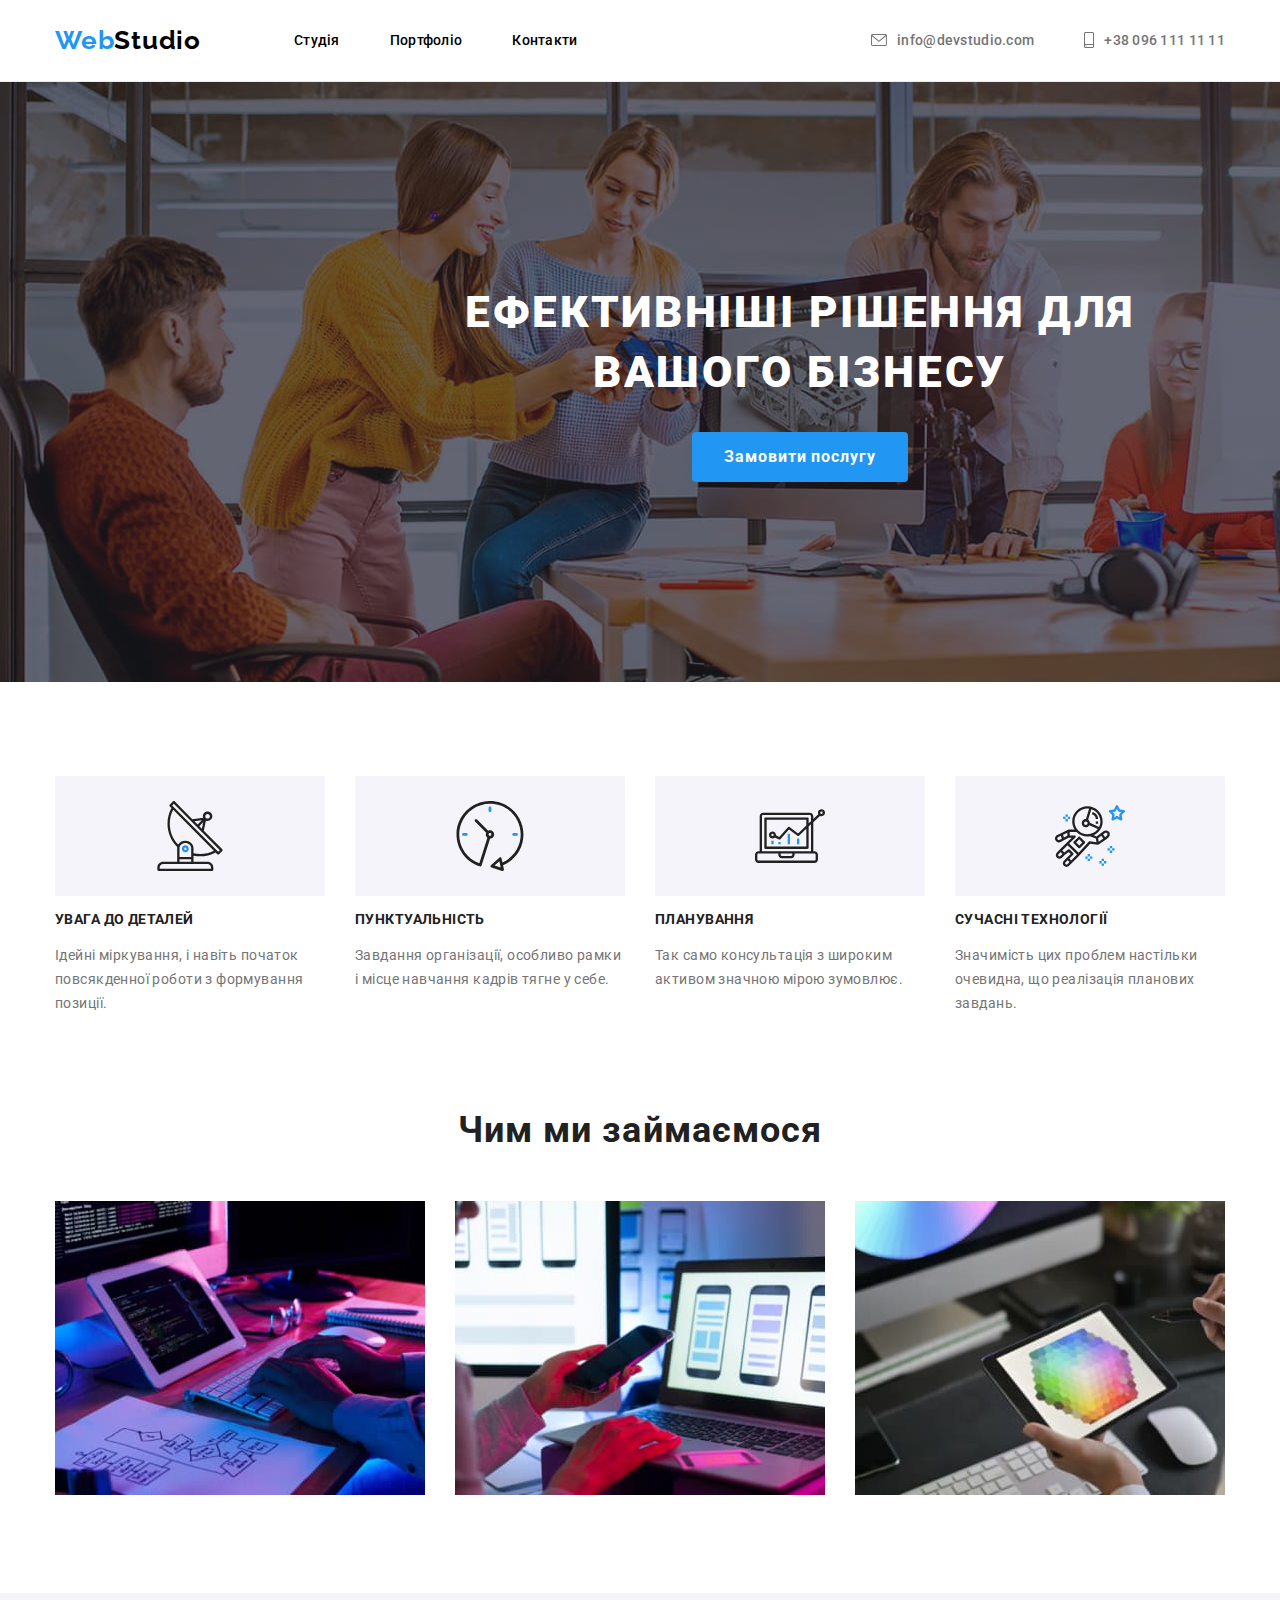
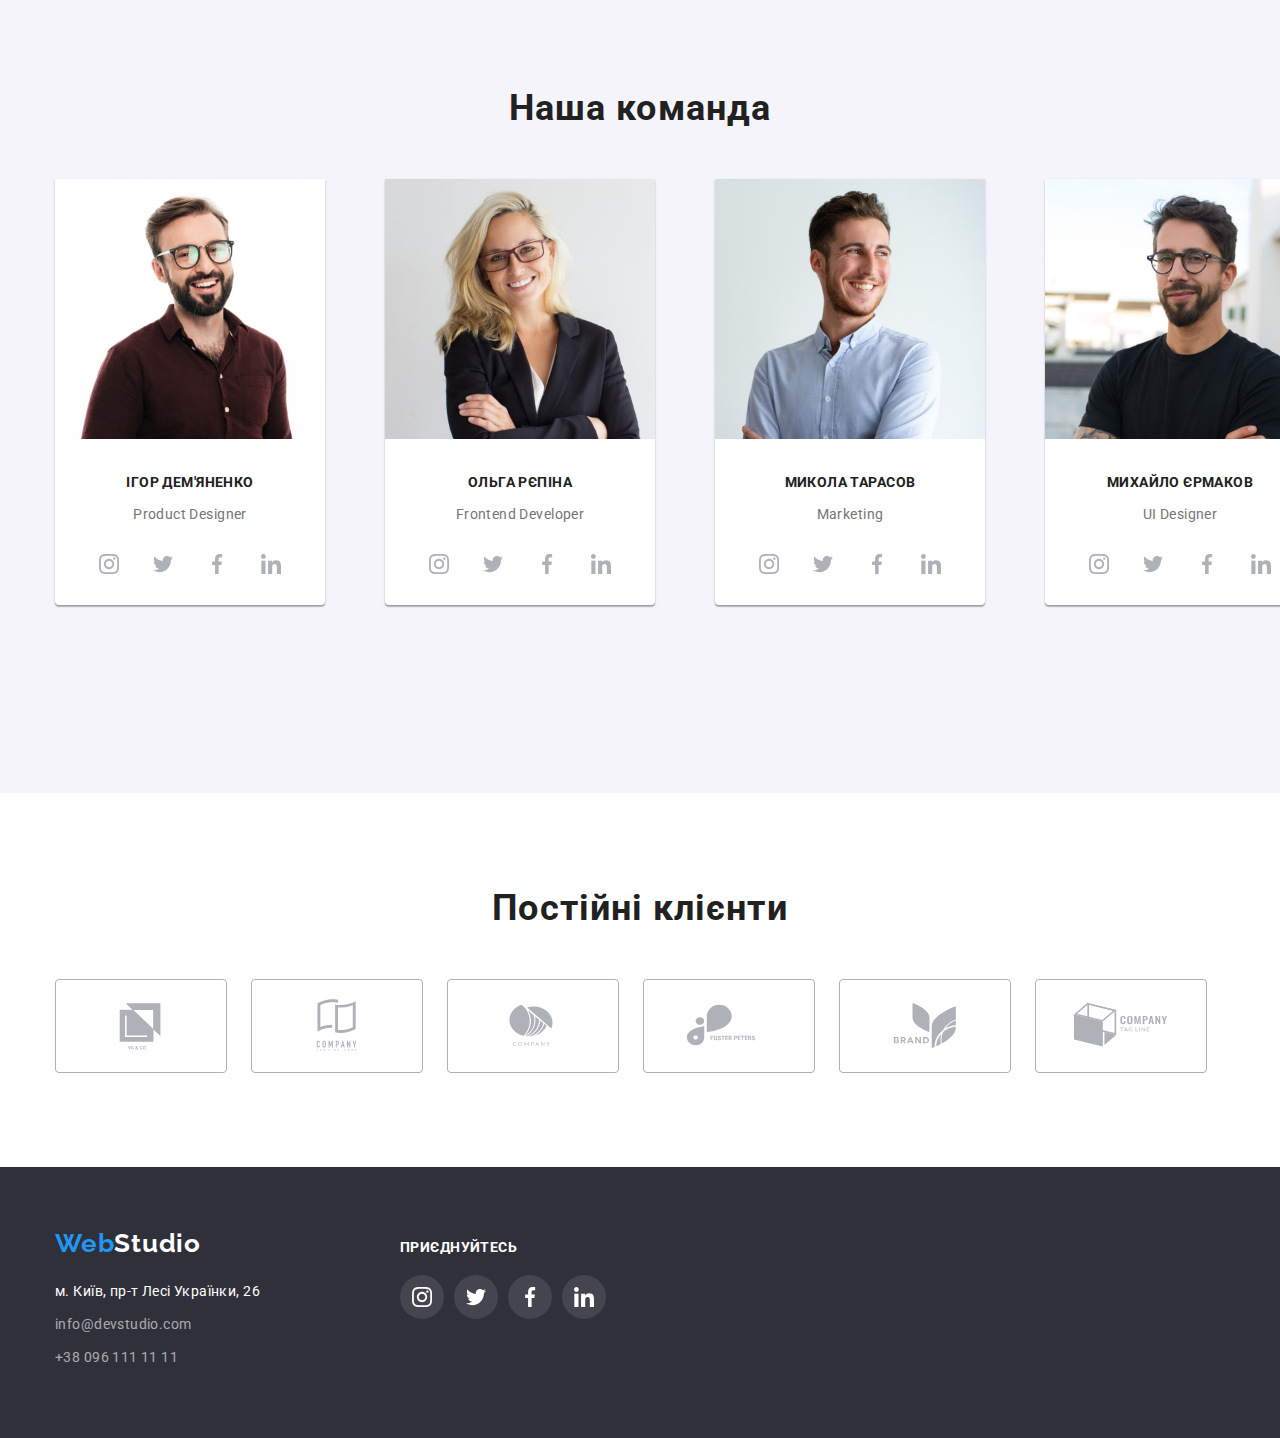
<file: index.html>
<!DOCTYPE html>
<html lang="uk">
  <head>
    <meta charset="UTF-8" />
    <meta http-equiv="X-UA-Compatible" content="IE=edge" />
    <meta name="viewport" content="width=device-width, initial-scale=1.0" />
    <title>Домашня робота 1</title>
    <link rel="preconnect" href="https://fonts.googleapis.com" />
    <link rel="preconnect" href="https://fonts.gstatic.com" crossorigin />
    <link
      href="https://fonts.googleapis.com/css2?family=Raleway:wght@700&family=Roboto:wght@400;500;700;900&display=swap"
      rel="stylesheet"
    />
    <link
      rel="stylesheet"
      href="https://cdnjs.cloudflare.com/ajax/libs/modern-normalize/1.1.0/modern-normalize.min.css"
    />
    <link rel="stylesheet" href="./css/styles.css" />
  </head>
  <body class="body">
    <!--header-->
    <header class="page-header">
      <div class="container">
        <a class="logo" href="./webstudio">Web<span class="web">Studio</span> </a>
        <div class="header-container">
          <ul class="header-list list">
            <li class="page-list">
              <a class="header-list-item hover-tup" href="./index.html">Студія</a>
            </li>
            <li class="page-list">
              <a class="header-list-item hover-tup" href="./portfolio.html">Портфоліо</a>
            </li>
            <li class="page-list"><a class="header-list-item hover-tup" href="./contacts.html">Контакти</a></li>
          </ul>
        </div>
        <div class="header-contakts">
            <ul class="header-list list">
            <li class="contacts-link">
              <a class="list-tel hover-tup " href="info@devstudio.com">
                <svg class="mail-icon icon" width="16" height="12">
                <use href="./images/icons.svg#icon-envelope"></use>
              </svg>
                <span>info@devstudio.com</span> </a>
            </li>
            <li class="contacts-link">
              <a class="list-tel hover-tup" href="+380961111111">
                <svg class="mail-icon icon" width="10" height="16">
                <use href="./images/icons.svg#icon-smartphone"></use>
              </svg>
                <span>+38 096 111 11 11</span>
                </a>
            </li>
          </ul>
        </div>
      </div>
    </header>
    <!--hero-->
    <main>
      <section class="hero">
          <div class="hero-container">
            <h1 class="hero-section">ЕФЕКТИВНІШІ РІШЕННЯ ДЛЯ ВАШОГО БІЗНЕСУ</h1>
            <button class="hero-button only-this-butoon hover-butoon butoon" type="button">Замовити послугу</button>
          </div>
      </section>
      <section class="proda">
        <div class="container">
          <ul class="proda-list list">
            <!--<h2>Прихованка</h2>-->
            <li class="proda-list-item">
              <div class="big-icon">
                <svg class="proda-icon icon" width="70" height="70">
                <use href="./images/icons.svg#icon-antenna"></use>
              </svg>
              </div>
              
              <h3 class="proda-link">УВАГА ДО ДЕТАЛЕЙ</h3>
              <p class="proda-link-link">
                Ідейні міркування, і навіть початок повсякденної роботи з формування позиції.
              </p>
            </li>
            <li class="proda-list-item">
              <div class="big-icon">
                <svg class="proda-icon icon" width="70" height="70">
                <use href="./images/icons.svg#icon-clock"></use>
              </svg>
              </div>
              <h3 class="proda-link">ПУНКТУАЛЬНІСТЬ</h3>
              <p class="proda-link-link">
                Завдання організації, особливо рамки і місце навчання кадрів тягне у себе.
              </p>
            </li>
            <li class="proda-list-item">
              <div class="big-icon">
                <svg class="proda-icon icon" width="70" height="70">
                <use href="./images/icons.svg#icon-diagram"></use>
              </svg>
              </div>
              <h3 class="proda-link">ПЛАНУВАННЯ</h3>
              <p class="proda-link-link">
                Так само консультація з широким активом значною мірою зумовлює.
              </p>
            </li>
            <li class="proda-list-item">
              <div class="big-icon">
                <svg class="proda-icon icon" width="70" height="70">
                <use href="./images/icons.svg#icon-astronaut"></use>
              </svg>
              </div>
              <h3 class="proda-link">СУЧАСНІ ТЕХНОЛОГІЇ</h3>
              <p class="proda-link-link">
                Значимість цих проблем настільки очевидна, що реалізація планових завдань.
              </p>
            </li>
          </ul>
        </div>
      </section>
      <!--чим ми займаємосся-->
      <section class="work">
        <div class="container">
          <h2 class="work-link">Чим ми займаємося</h2>
          <ul class="list">
            <li class="work-img"><img src="./images/computer.jpg" alt="computer" width="370" /></li>
            <li class="work-img"><img src="./images/phone.jpg" alt="phone" width="370" /></li>
            <li class="work-img"><img src="./images/tublet.jpg" alt="tublet" width="370" /></li>
          </ul>
        </div>
      </section>
      <!--наша команда-->
      <section class="team">
        <div class="container">
          <h2 class="team-line">Наша команда</h2>
          <div class="all-team">
            <ul class="list">
              <li class="team-link">
                <img src="./images/Christopher_Walker.jpg" alt="Christopher_Walker" width="270" />
                <h3 class="team-list">Ігор Дем'яненко</h3>
                <p class="team-link-list">Product Designer</p>
                <ul class="social-icons list">
                  <li class="icons"><a href="" class="social-link">
                    <svg class="icon-link" width="20" height="20">
                      <use href="./images/icons.svg#icon-instagram"></use>
                    </svg>
                  </a>
                </li>
                  <li class="icons"><a href="" class="social-link">
                    <svg class="icon-link" width="20" height="20">
                      <use href="./images/icons.svg#icon-twitter"></use>
                    </svg>
                  </a>
                </li>
                  <li class="icons"><a href="" class="social-link">
                    <svg class="icon-link" width="20" height="20">
                      <use href="./images/icons.svg#icon-facebook"></use>
                    </svg>
                  </a>
                </li>
                  <li class="icons"><a href="" class="social-link">
                    <svg class="icon-link" width="20" height="20">
                      <use href="./images/icons.svg#icon-linkedin"></use>
                    </svg>
                  </a>
                </li>
                </ul>
              </li>
              <li class="team-link">
                <img src="./images/Kylie_Evans.jpg" alt="Kylie_Evans" width="270" />
                <h3 class="team-list">Ольга Рєпіна</h3>
                <p class="team-link-list">Frontend Developer</p>
                <ul class="social-icons list">
                  <li class="icons"><a href="" class="social-link">
                    <svg class="icon-link" width="20" height="20">
                      <use href="./images/icons.svg#icon-instagram"></use>
                    </svg>
                  </a>
                </li>
                  <li class="icons"><a href="" class="social-link">
                    <svg class="icon-link" width="20" height="20">
                      <use href="./images/icons.svg#icon-twitter"></use>
                    </svg>
                  </a>
                </li>
                  <li class="icons"><a href="" class="social-link">
                    <svg class="icon-link" width="20" height="20">
                      <use href="./images/icons.svg#icon-facebook"></use>
                    </svg>
                  </a>
                </li>
                  <li class="icons"><a href="" class="social-link">
                    <svg class="icon-link" width="20" height="20">
                      <use href="./images/icons.svg#icon-linkedin"></use>
                    </svg>
                  </a>
                </li>
                </ul>
              </li>
              <li class="team-link">
                <img src="./images/Ryan_Harris.jpg" alt="Ryan_Harris" width="270" />
                <h3 class="team-list">Микола Тарасов</h3>
                <p class="team-link-list">Marketing</p>
                <ul class="social-icons list">
                  <li class="icons"><a href="" class="social-link">
                    <svg class="icon-link" width="20" height="20">
                      <use href="./images/icons.svg#icon-instagram"></use>
                    </svg>
                  </a>
                </li>
                  <li class="icons"><a href="" class="social-link">
                    <svg class="icon-link" width="20" height="20">
                      <use href="./images/icons.svg#icon-twitter"></use>
                    </svg>
                  </a>
                </li>
                  <li class="icons"><a href="" class="social-link">
                    <svg class="icon-link" width="20" height="20">
                      <use href="./images/icons.svg#icon-facebook"></use>
                    </svg>
                  </a>
                </li>
                  <li class="icons"><a href="" class="social-link">
                    <svg class="icon-link" width="20" height="20">
                      <use href="./images/icons.svg#icon-linkedin"></use>
                    </svg>
                  </a>
                </li>
                </ul>
              </li>
              <li class="team-link">
                <img src="./images/Tyler_Moore.jpg" alt="Tyler_Moore" width="270" />
                <h3 class="team-list">Михайло Єрмаков</h3>
                <p class="team-link-list">UI Designer</p>
                <ul class="social-icons list">
                  <li class="icons"><a href="" class="social-link">
                    <svg class="icon-link" width="20" height="20">
                      <use href="./images/icons.svg#icon-instagram"></use>
                    </svg>
                  </a>
                </li>
                  <li class="icons"><a href="" class="social-link">
                    <svg class="icon-link" width="20" height="20">
                      <use href="./images/icons.svg#icon-twitter"></use>
                    </svg>
                  </a>
                </li>
                  <li class="icons"><a href="" class="social-link">
                    <svg class="icon-link" width="20" height="20">
                      <use href="./images/icons.svg#icon-facebook"></use>
                    </svg>
                  </a>
                </li>
                  <li class="icons"><a href="" class="social-link">
                    <svg class="icon-link" width="20" height="20">
                      <use href="./images/icons.svg#icon-linkedin"></use>
                    </svg>
                  </a>
                </li>
                </ul>
              </li>
            </ul>
          </div>
          </section>    
          <section class="alltime-clients">
            <div class="container">
              <h2 class="alltime-clients-list">Постійні клієнти</h2>
          <ul class="compain list">
            <li class="compain-link">
              <a href="" class="compain-list">
                    <svg class="icon-logo" width="106" height="60">
                      <use href="./images/icons.svg#icon-ya--co"></use>
                    </svg>
                  </a>
              </li>
            <li class="compain-link">
              <a href="" class="compain-list">
              <svg class="icon-logo" width="106" height="60">
                      <use href="./images/icons.svg#icon-tagline-here"></use>
                    </svg>
                  </a>
            </a>
          </li>
            <li class="compain-link">
              <a href="" class="compain-list">
              <svg class="icon-logo" width="106" height="60">
                      <use href="./images/icons.svg#icon-company"></use>
                    </svg>
                  </a>
            </a>
          </li>
            <li class="compain-link">
              <a href="" class="compain-list">
              <svg class="icon-logo" width="106" height="60">
                      <use href="./images/icons.svg#icon-foster-peters"></use>
                    </svg>
                  </a>
            </a>
          </li>
            <li class="compain-link">
              <a href="" class="compain-list">
              <svg class="icon-logo" width="106" height="60">
                      <use href="./images/icons.svg#icon-brand"></use>
                    </svg>
                  </a>
            </a>
          </li>
            <li class="compain-link">
              <a href="" class="compain-list">
              <svg class="icon-logo" width="106" height="60">
                      <use href="./images/icons.svg#icon-tag-line"></use>
                    </svg>
                  </a>
            </a>
          </li>
          </ul>
        </div>
          </section>
    </main>
    <!--footer-->
    <footer class="address">
      <div class="container">
        <div class="all-address">
          <a class="logo address-logo" href="./webstudio">Web<span class="web-2">Studio</span> </a>
        <div class="address-link">
          <address class="all-address">
               <ul class="list">
              <li class="address-li">
                <a
                  class="address-link-link hover-tup"
                  href="https://goo.gl/maps/J3TThGuoo7Lbi47X8"
                  target="_blank"
                  rel="noopener norefferer nofollow"
                  >м. Київ, пр-т Лесі Українки, 26</a
                >
              </li>
              <li class="address-li">
                <a class="address-link hover-tup" href="mailto:info@devstudio.com"
                  >info@devstudio.com</a
                >
              </li>
              <li class="address-li">
                <a class="address-link hover-tup" href="tel+380961111111">+38 096 111 11 11</a>
              </li>
            </ul>
            </div>
          </div>
        
            <div class="butoon-address">
              <h2 class="come-here">ПРИЄДНУЙТЕСЬ</h2>
                <ul class="goin-here list">
                  <li class="goin-link link"><a href="" class="a-goin">
                    <svg class="icon-link" width="20" height="20">
                      <use href="./images/icons.svg#icon-instagram"></use>
                    </svg>
                  </a></li>
                  <li class="goin-link link"><a href="" class="a-goin">
                    <svg class="icon-link" width="20" height="20">
                      <use href="./images/icons.svg#icon-twitter"></use>
                    </svg>
                  </a></li>
                  <li class="goin-link link"><a href="" class="a-goin">
                    <svg class="icon-link" width="20" height="20">
                      <use href="./images/icons.svg#icon-facebook"></use>
                    </svg>
                  </a></li>
                  <li class="goin-link link"><a href="" class="a-goin">
                    <svg class="icon-link" width="20" height="20">
                      <use href="./images/icons.svg#icon-linkedin"></use>
                    </svg>
                  </a></li>
                </ul>
            </div>
          </address>
        </div>
      </div>
    </footer>
  </body>
</html>
</file>
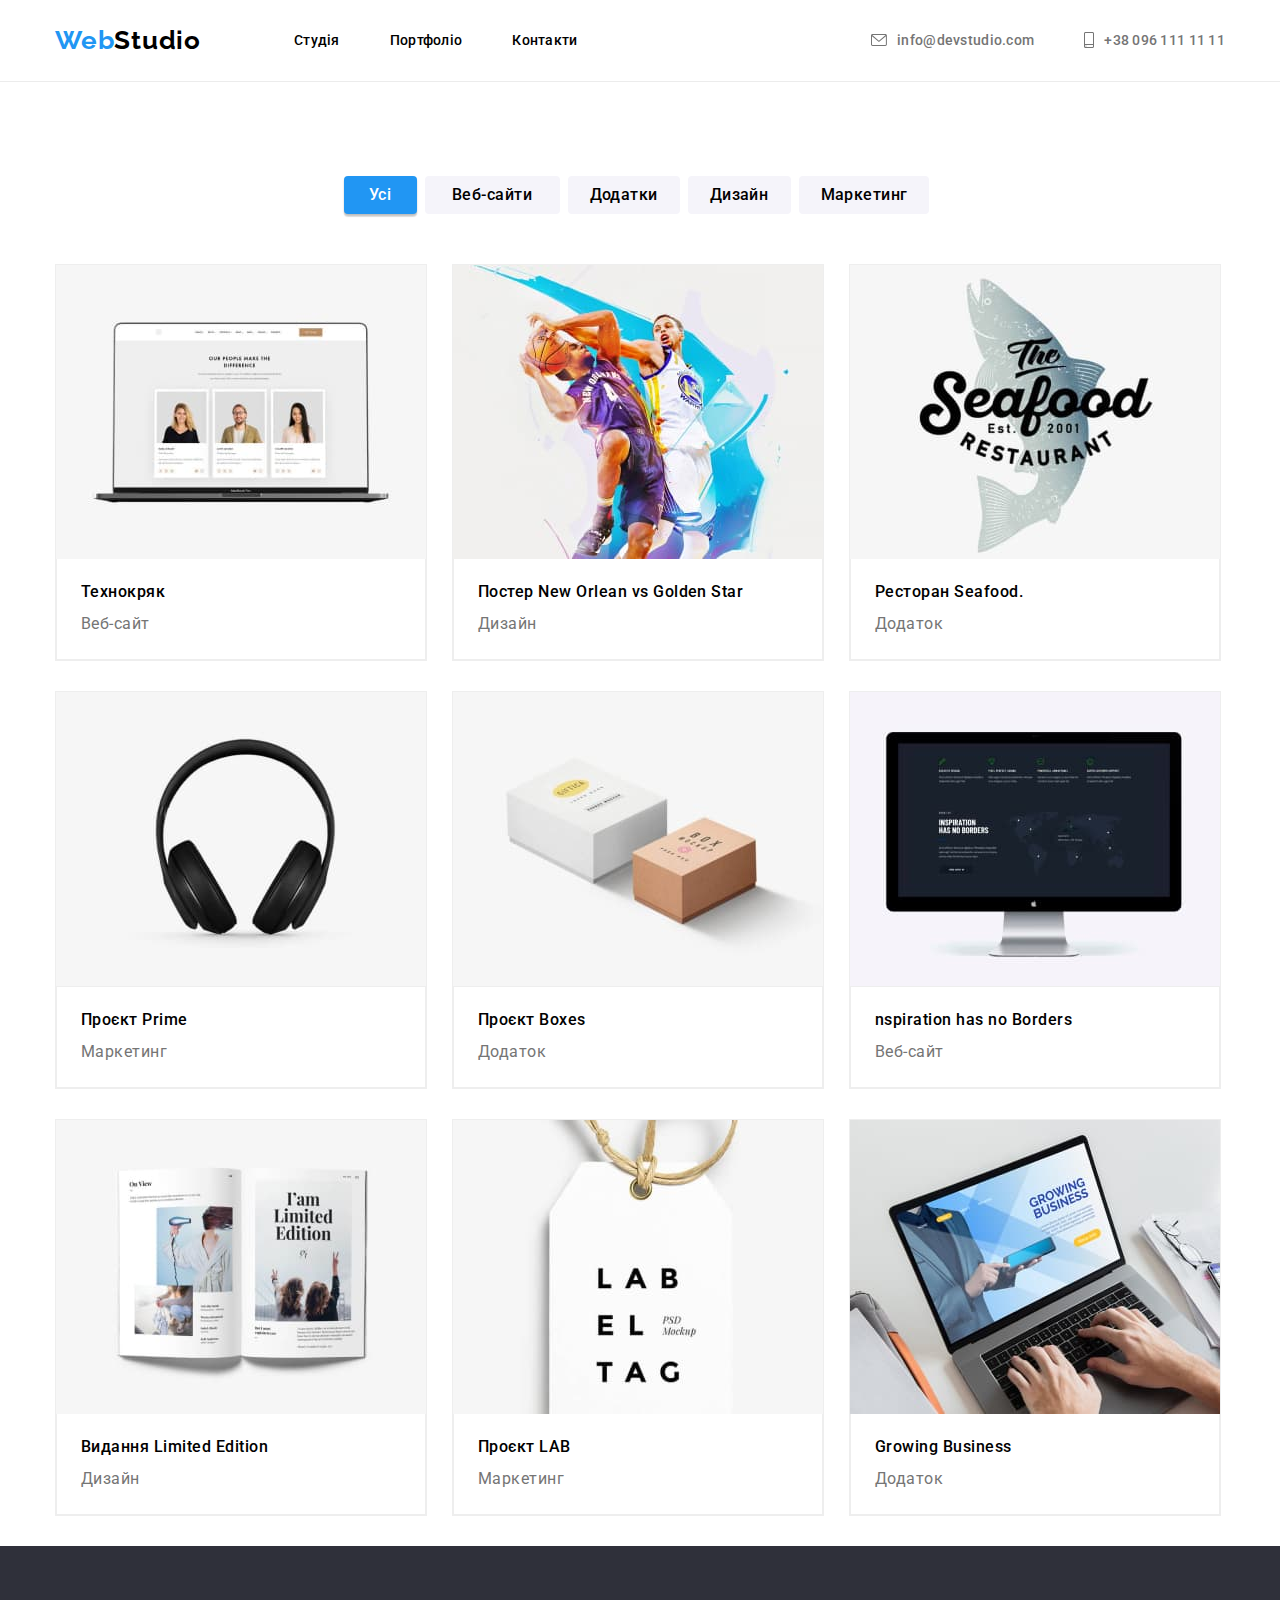
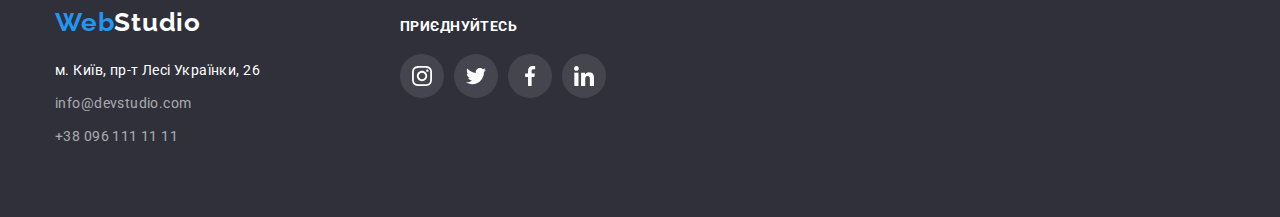
<file: portfolio.html>
<!DOCTYPE html>
<html lang="en">
  <head>
    <meta charset="UTF-8" />
    <meta http-equiv="X-UA-Compatible" content="IE=edge" />
    <meta name="viewport" content="width=device-width, initial-scale=1.0" />
    <title>Домашня робота 2</title>
    <link rel="preconnect" href="https://fonts.googleapis.com" />
    <link rel="preconnect" href="https://fonts.gstatic.com" crossorigin />
    <link
      href="https://fonts.googleapis.com/css2?family=Raleway:wght@700&family=Roboto:wght@400;500;700;900&display=swap"
      rel="stylesheet"
    />
    <link
      rel="stylesheet"
      href="https://cdnjs.cloudflare.com/ajax/libs/modern-normalize/1.1.0/modern-normalize.min.css"
    />
    <link rel="stylesheet" href="./css/styles.css" />
  </head>
  <body class="body">
    <!--header-->
    <header class="page-header">
      <div class="container">
        <a class="logo" href="./webstudio">Web<span class="web">Studio</span></a>
        <div class="header-container">
          <ul class="header-list list">
            <li><a class="header-list-item hover-tup" href="./index.html">Студія</a></li>
            <li><a class="header-list-item hover-tup" href="./portfolio.html">Портфоліо</a></li>
            <li><a class="header-list-item hover-tup" href="./contacts.html">Контакти</a></li>
          </ul>
        </div>
        <div class="header-contakts">
          <ul class="header-list list">
            <li class="contacts-link">
              <a class="list-tel hover-tup " href="info@devstudio.com">
                <svg class="mail-icon icon" width="16" height="12">
                <use href="./images/icons.svg#icon-envelope"></use>
              </svg>
                <span>info@devstudio.com</span> </a>
            </li>
            <li class="contacts-link">
              <a class="list-tel hover-tup" href="+380961111111">
                <svg class="mail-icon icon" width="10" height="16">
                <use href="./images/icons.svg#icon-smartphone"></use>
              </svg>
                <span>+38 096 111 11 11</span>
                </a>
            </li>
          </ul>
        </div>
      </div>
    </header>
    <!--main-->
    <main>
      <!--<h1>Прихованка</h1>-->
      <!--проекти-->
      <section class="project">
        <div class="container">
          <ul class="list project-list">
            <li>
              <button
                type="button"
                class="butoon-size list-butoon project-1st-button butoon "
              >
                <span class="project-text-unik">Усі</span>
              </button>
            </li>
            <li>
              <button type="button" class="butoon-size project-2nd-butoon butoon hover-butoon">
                <span class="project-text">Веб-сайти</span>
              </button>
            </li>
            <li>
              <button type="button" class="butoon-size project-3d-butoon butoon hover-butoon">
                <span class="project-text">Додатки</span>
              </button>
            </li>
            <li>
              <button type="button" class="butoon-size project-4r-butoon butoon hover-butoon">
                <span class="project-text">Дизайн</span>
              </button>
            </li>
            <li>
              <button type="button" class="butoon-size project-5v-butoon butoon hover-butoon">
                <span class="project-text">Маркетинг</span>
              </button>
            </li>
          </ul>
          <ul class="list project-job">
            <li class="project-menu">
              <img src="./images/Технохряк.jpg" alt="Технокряк" width="370" />
              <div class="project-aftograv">
                <h2 class="project-text">Технокряк</h2>
                <p class="project-text-link">Веб-сайт</p>
              </div>
            </li>
            <li class="project-menu">
              <img
                src="./images/Постер_New Orlean_vs_Golden_Star.jpg"
                width="370"
                alt="Постер_New Orlean_vs_Golden_Star"
              />
              <div class="project-aftograv">
                <h2 class="project-text">Постер New Orlean vs Golden Star</h2>
                <p class="project-text-link">Дизайн</p>
              </div>
            </li>
            <li class="project-menu">
              <img src="./images/Ресторан_Seafood.jpg" alt="Ресторан_Seafood." width="370" />
              <div class="project-aftograv">
                <h2 class="project-text">Ресторан Seafood.</h2>
                <p class="project-text-link">Додаток</p>
              </div>
            </li>
            <li class="project-menu">
              <img src="./images/Проєкт_Prime.jpg" alt="Проєкт_Prime" width="370" />
              <div class="project-aftograv">
                <h2 class="project-text">Проєкт Prime</h2>
                <p class="project-text-link">Маркетинг</p>
              </div>
            </li>
            <li class="project-menu">
              <img src="./images/Проєкт_Boxes.jpg" alt="Проєкт_Boxes" width="370" />
              <div class="project-aftograv">
                <h2 class="project-text">Проєкт Boxes</h2>
                <p class="project-text-link">Додаток</p>
              </div>
            </li>
            <li class="project-menu">
              <img
                src="./images/Inspiration_has_no_Borders.jpg"
                alt="nspiration_has_no_Borders"
                width="370"
              />
              <div class="project-aftograv">
                <h2 class="project-text">nspiration has no Borders</h2>
                <p class="project-text-link">Веб-сайт</p>
              </div>
            </li>
            <li class="project-menu">
              <img
                src="./images/Видання_Limited_Edition.jpg"
                alt="Видання_Limited_Edition"
                width="370"
              />
              <div class="project-aftograv">
                <h2 class="project-text">Видання Limited Edition</h2>
                <p class="project-text-link">Дизайн</p>
              </div>
            </li>
            <li class="project-menu">
              <img src="./images/Проєкт_LAB.jpg" alt="Проєкт_LAB" width="370" />
              <div class="project-aftograv">
                <h2 class="project-text">Проєкт LAB</h2>
                <p class="project-text-link">Маркетинг</p>
              </div>
            </li>
            <li class="project-menu">
              <img src="./images/Growing_Business.jpg" alt="Growing_Business" width="370" />
              <div class="project-aftograv">
                <h2 class="project-text">Growing Business</h2>
                <p class="project-text-link">Додаток</p>
              </div>
            </li>
          </ul>
        </div>
      </section>
    </main>
    <!--footer-->
    <footer class="address">
      <div class="container">
        <div class="all-address">
          <a class="logo address-logo" href="./webstudio">Web<span class="web-2">Studio</span> </a>
        <div class="address-link">
          <address class="all-address">
               <ul class="list">
              <li class="address-li">
                <a
                  class="address-link-link hover-tup"
                  href="https://goo.gl/maps/J3TThGuoo7Lbi47X8"
                  target="_blank"
                  rel="noopener norefferer nofollow"
                  >м. Київ, пр-т Лесі Українки, 26</a
                >
              </li>
              <li class="address-li">
                <a class="address-link hover-tup" href="mailto:info@devstudio.com"
                  >info@devstudio.com</a
                >
              </li>
              <li class="address-li">
                <a class="address-link hover-tup" href="tel+380961111111">+38 096 111 11 11</a>
              </li>
            </ul>
            </div>
          </div>
        
            <div class="butoon-address">
              <h2 class="come-here">ПРИЄДНУЙТЕСЬ</h2>
                <ul class="goin-here list">
                  <li class="goin-link link"><a href="" class="a-goin">
                    <svg class="icon-link" width="20" height="20">
                      <use href="./images/icons.svg#icon-instagram"></use>
                    </svg>
                  </a></li>
                  <li class="goin-link link"><a href="" class="a-goin">
                    <svg class="icon-link" width="20" height="20">
                      <use href="./images/icons.svg#icon-twitter"></use>
                    </svg>
                  </a></li>
                  <li class="goin-link link"><a href="" class="a-goin">
                    <svg class="icon-link" width="20" height="20">
                      <use href="./images/icons.svg#icon-facebook"></use>
                    </svg>
                  </a></li>
                  <li class="goin-link link"><a href="" class="a-goin">
                    <svg class="icon-link" width="20" height="20">
                      <use href="./images/icons.svg#icon-linkedin"></use>
                    </svg>
                  </a></li>
                </ul>
            </div>
          </address>
        </div>
      </div>
    </footer>
  </body>
</html>
</file>
<file: css/styles.css>
/* global style */
body {
  font-family: 'Roboto', sans-serif;
  background: #f5f5f5;
  background: #ffffff;
  margin: 0 auto;
}
:root {
  --brand-color: #212121;
  --second-color: #757575;
  --next-color: #ffffff;
  --bornon: none;
  --header-hover: #2196f3;
}
.container {
  width: 1200px;
  margin: 0 auto;
  padding: 0 15px;
}
.logo {
  font-family: 'Raleway', sans-serif;
}
a {
  text-decoration: none;
}
.list {
  list-style: none;
  padding-left: 0;
  margin: 0;
}
.logo {
  font-weight: 700;
  font-size: 26px;
  line-height: calc(32 / 26);
  letter-spacing: 0.03em;
  color: var(--header-hover);
}
.web {
  color: black;
}
.butoon {
  cursor: pointer;
}

h1,
h2,
p {
  margin: 0;
}

/* HW-01 */

/* header */

.page-header .container {
  padding-top: 24px;
  padding-bottom: 25px;
  display: flex;
  align-items: center;
  background-color: #ffffff;
}
.page-header .logo {
  margin-right: 93px;
}
.header-list {
  display: flex;
  align-items: center;
}
.header-list .header-list-item {
  font-weight: 500;
  font-size: 14px;
  line-height: 16px;
  letter-spacing: 0.02em;
  color: black;
  margin-right: 50px;
}
.hover-tup:hover,
.hover-tup:focus {
  color: var(--header-hover);
}
.hover-tup:hover .icon,
.hover-tup:focus .icon {
  stroke: var(--header-hover);
}
.header-contakts .header-list-item {
  font-weight: 500;
  font-size: 14px;
  line-height: 16px;
  letter-spacing: 0.02em;
  color: black;
  margin-right: 50px;
}
.header-contakts {
  margin-left: auto;
  justify-content: center;
}
.list-tel {
  font-weight: 500;
  font-size: 14px;
  line-height: 16px;
  letter-spacing: 0.02em;
  color: var(--second-color);
   display: flex;
  align-items: center;
}
.contacts-link:first-child {
  margin-right: 50px;
}

.mail-icon {
  margin-right: 10px;
  fill: #757575;
}

/* hero */

.hero {
  margin: 0 auto;
  width: 1600px;
  background-color: #2f303a;
  padding-top: 200px;
  padding-bottom: 200px;
  background-image: linear-gradient(rgba(47, 48, 58, 0.4), rgba(47, 48, 58, 0.4)),
    url(../images/all-team.jpg);
  background-repeat: no-repeat;
  background-position: 50% 50%;
}
.hero-section {
  font-weight: 900;
  font-size: 44px;
  line-height: calc(60 / 44);
  text-align: center;
  letter-spacing: 0.06em;
  text-transform: uppercase;
  color: var(--next-color);
  margin: 0 auto;
  padding-bottom: 30px;
  max-width: 696px;
}
.hero-button {
  font-weight: 700;
  font-size: 16px;
  line-height: calc(30 / 16);
  display: flex;
  letter-spacing: 0.06em;
  color: var(--next-color);
  margin: 0 auto;
  padding: 10px 32px;
  border-radius: 4px;
  background: var(--header-hover);
  border: var(--bornon);
}
.only-this-butoon:hover,
.only-this-butoon:focus {
background: #188CE8;
box-shadow: 0px 4px 4px rgba(0, 0, 0, 0.15);
border-radius: 4px;
}

/* proda */

.proda-list {
  padding: 0;
  margin: 0;
  display: flex;
  list-style: none;
}
.proda {
  padding-top: 94px;
  padding-bottom: 94px;
}
.proda-list-item {
  flex-basis: calc((100% - 3 * 30px) / 4);
}
.big-icon{
  background: #F5F4FA;
    width: 270px;
  height: 120px;
  display: flex;
  align-items: center;
  justify-content: center;
}
.proda-icon {
  border-radius: 4px;
}
.proda-list-item:not(:last-child) {
  margin-right: 30px;
  width: 270px;
  height: 120px;
}
.proda-link {
  font-weight: 700;
  font-size: 14px;
  line-height: calc(16 / 12);
  letter-spacing: 0.03em;
  text-transform: uppercase;
  color: var(--brand-color);
}
.proda-link-link {
  font-weight: 400;
  font-size: 14px;
  line-height: calc(24 / 14);
  letter-spacing: 0.03em;
  color: var(--second-color);
}

/* work */

.work-link {
  font-weight: 700;
  font-size: 36px;
  line-height: calc(42 / 36);
  text-align: center;
  letter-spacing: 0.03em;
  color: var(--brand-color);
  margin-bottom: 50px;
}
.work .list {
  padding: 0;
  margin: 0;
  display: flex;
  list-style: none;
}
.work {
  padding-bottom: 94px;
}
.work-img {
  flex-basis: calc((100% - 2 * 30px) / 3);
}
.work-img:not(:last-child) {
  margin-right: 30px;
}
/* team */

.team {
  background: #f5f4fa;
  padding-top: 94px;
  padding-bottom: 94px;
}
.team-link {
  background: var(--next-color);
  background: #ffffff;
  box-shadow: 0px 1px 3px rgba(0, 0, 0, 0.12), 0px 1px 1px rgba(0, 0, 0, 0.14),
    0px 2px 1px rgba(0, 0, 0, 0.2);
  border-radius: 0px 0px 4px 4px;
  height: 426px;
}
.team-link:not(:last-child) {
  margin-right: 30px;
  flex-basis: calc((100% - 3 * 30px) / 4);
}
.team-link:not(:first-child) {
  margin-left: 30px;
}
.team-line {
  font-weight: 700;
  font-size: 36px;
  line-height: calc(42 / 36);
  text-align: center;
  letter-spacing: 0.03em;
  color: var(--brand-color);
  margin-bottom: 50px;
}
.all-team {
  padding-bottom: 94px;
}
.team .list {
  padding: 0;
  margin: 0;
  display: flex;
  list-style: none;
}
.team-list {
  font-weight: 700;
  font-size: 14px;
  line-height: calc(16 / 12);
  letter-spacing: 0.03em;
  text-transform: uppercase;
  color: var(--brand-color);
  margin-top: 30px;
  text-align: center;
  margin-bottom: 10px;
}
.team-link-list {
  font-weight: 400;
  font-size: 14px;
  line-height: calc(24 / 14);
  letter-spacing: 0.03em;
  color: var(--second-color);
  text-align: center;
}
.team .icons {
  margin-right: 10px;
  margin-top: 16px;
  margin-bottom: 30px;
}
.team .social-link:hover,
.team .social-link:focus {
  background-color: #2196f3;
}

.icon-link {
  fill: #afb1b8;
}
.team .social-link:hover .icon-link,
.team .social-link:focus .icon-link {
  fill: #ffffff;
}
.social-icons {
  justify-content: center;
}
.social-link {
  width: 44px;
  height: 44px;
  border-radius: 50%;
  display: flex;
  align-items: center;
  justify-content: center;
}
.team .icons:last-child {
  margin-right: 0;
}
.alltime-clients {
  padding-top: 94px;
  padding-bottom: 94px;
  align-items: center;
  justify-content: center;
  background: #ffffff;
  margin: 0 auto;
}
.under-clients {
  width: 1200px;
  margin: 0 auto;
}
.alltime-clients-list {
  font-weight: 700;
  font-size: 36px;
  line-height: 42px;
  text-align: center;
  letter-spacing: 0.03em;
  color: #212121;
  margin-bottom: 50px;
}
.compain-link {
display: inline-block;

}
.compain-list {
  width: 100%;
  height: 100%;
  color: #afb1b8;
  border: 1px solid #afb1b8;
  border-radius: 4px;
    display: flex;
  align-items: center;
  justify-content: center;
}
.icon-logo {
  margin: 16px 32px;
  fill: currentColor;
}
.compain-link:not(:last-child) {
  margin-right: 20px;
}
.alltime-clients .compain-list:hover ,
.alltime-clients .compain-list:focus {
  color: #2196f3;
  border: 1px solid #2196f3;
  border-radius: 4px;
}
/* footer */

.footer {
  padding-bottom: 60px;
}
.address .container {
  display: flex;
  background-color: #2f303a;
}
.address {
  padding-top: 60px;
  background-color: #2f303a;
  padding-bottom: 60px;
  margin: 0 auto;
  display: flex;
  align-items: baseline;
}
.address-link-link {
  font-weight: 400;
  font-size: 14px;
  line-height: calc(24 / 14);
  letter-spacing: 0.03em;
  color: var(--next-color);
}
.address-link {
  font-weight: 400;
  font-size: 14px;
  line-height: calc(24 / 14);
  letter-spacing: 0.03em;
  color: rgba(255, 255, 255, 0.6);
}
.address .logo {
  display: block;
  padding-bottom: 20px;
}
.address-li {
  margin-bottom: 9px;
}
.all-address {
  margin-right: 70px;
}
.come-here {
  font-weight: 700;
  font-size: 14px;
  line-height: 16px;
  letter-spacing: 0.03em;
  color: #ffffff;
  margin-bottom: 20px;
}
.butoon-address{
  padding-top: 12px;
}
.goin-here {
  display: flex;
  align-items: center;
  justify-content: center;
}
.goin-link {
  width: 44px;
  height: 44px;
  margin-right: 10px;
}
.goin-link:last-child {
  margin-right: 0;
}
.a-goin:hover,
.a-goin:focus {
  background-color: #2196f3;
}
.a-goin {
  width: 100%;
  height: 100%;
  border-radius: 50%;
  display: flex;
  align-items: center;
  justify-content: center;
  background: rgba(255, 255, 255, 0.1);
}
.address .icon-link {
  fill: #ffffff;
}

/* HW-02  */
.page-header {
  border-bottom: 1px solid #ececec;
}
.header-lynk {
  font-weight: 500;
  font-size: 14px;
  line-height: calc(16 / 14);
  letter-spacing: 0.02em;
  color: var(--brand-color);
}
.list-tel {
  font-weight: 500;
  font-size: 14px;
  line-height: calc(16 / 14);
  letter-spacing: 0.02em;
  color: var(--second-color);
}

/* project */

.project {
  padding-top: 94px;
}
.project-list .project-text:hover, 
.project-list .project-text:focus {
  color: #ffffff;
}
.project-list {
  display: flex;
  justify-content: center;

  margin-bottom: 50px;
}
.project .butoon {
  margin-right: 8px;
}
.project-1st-button {
  width: 73px;
  height: 38px;
  left: 512px;
  top: 174px;
  background: var(--header-hover);
  box-shadow: 0px 3px 1px rgba(0, 0, 0, 0.1), 0px 1px 2px rgba(0, 0, 0, 0.08),
    0px 2px 2px rgba(0, 0, 0, 0.12);
  border-radius: 4px;
  border: var(--bornon);
}
.project-2nd-butoon {
  width: 135px;
  height: 38px;
  left: 593px;
  top: 174px;
  background: #f5f4fa;
  border-radius: 4px;
  border: var(--bornon);
}
.project-3d-butoon {
  width: 112px;
  height: 38px;
  left: 726px;
  top: 174px;
  background: #f5f4fa;
  border-radius: 4px;
  border: var(--bornon);
}
.project-4r-butoon {
  width: 103px;
  height: 38px;
  left: 846px;
  top: 174px;
  background: #f5f4fa;
  border-radius: 4px;
  border: var(--bornon);
}
.project-5v-butoon {
  width: 130px;
  height: 38px;
  left: 957px;
  top: 174px;
  background: #f5f4fa;
  border-radius: 4px;
  border: var(--bornon);
}
.project .hover-butoon:hover{
  color: #ffffff;
  background: #2196f3;
}
.project .hover-butoon:focus {
  color: #ffffff;
  background: #2196f3;
 
}
.butoon-size {
  padding: 6px 22px;
}
.project-menu {
  flex-basis: calc((100% - 3 * 30px) / 3);
  margin-right: 25px;
  margin-bottom: 30px;
  background: #FFFFFF;
border: 1px solid #EEEEEE;
}
.project-menu:hover,
.project-menu:focus{
box-shadow: 0px 1px 1px rgba(0, 0, 0, 0.12), 
0px 4px 4px rgba(0, 0, 0, 0.06), 
1px 4px 6px rgba(0, 0, 0, 0.16);
 }


.project-text {
  font-weight: 500;
  font-size: 16px;
  line-height: 26px;
  letter-spacing: 0.03em;
}
.project-job .project-text {
  margin-bottom: 4px;
}
.project-text-unik {
  font-weight: 500;
  font-size: 16px;
  line-height: 26px;
  text-align: center;
  letter-spacing: 0.03em;
  color: #ffffff;
}
.project-text-link {
  font-weight: 400;
  font-size: 16px;
  line-height: calc(30 / 16);
  letter-spacing: 0.03em;
  color: var(--second-color);
}
.project-aftograv {
  padding: 20px 24px;
  border: 1px solid #eeeeee;
  margin-top: -5px;
}
.project-job {
  padding: 0;
  margin: 0;
  margin-right: -30px;
  display: flex;
  list-style: none;
  flex-wrap: wrap;
}

/* address */
.footer {
  background-color: #2f303a;
  margin: 0 auto;
  width: 1600px;
}
.adres-link {
  font-weight: 400;
  font-size: 14px;
  line-height: calc(24 / 14);
  letter-spacing: 0.03em;
  color: var(--next-color);
}
.address-li {
  font-style: normal;
}
.adres-tel {
  font-weight: 400;
  font-size: 14px;
  line-height: calc(24 / 14);
  letter-spacing: 0.03em;
  color: rgba(255, 255, 255, 0.6);
}
.web-2 {
  color: var(--next-color);
}
.footer {
  padding-top: 60px;
}
.footer .list {
  margin-top: 20px;
}
</file>
